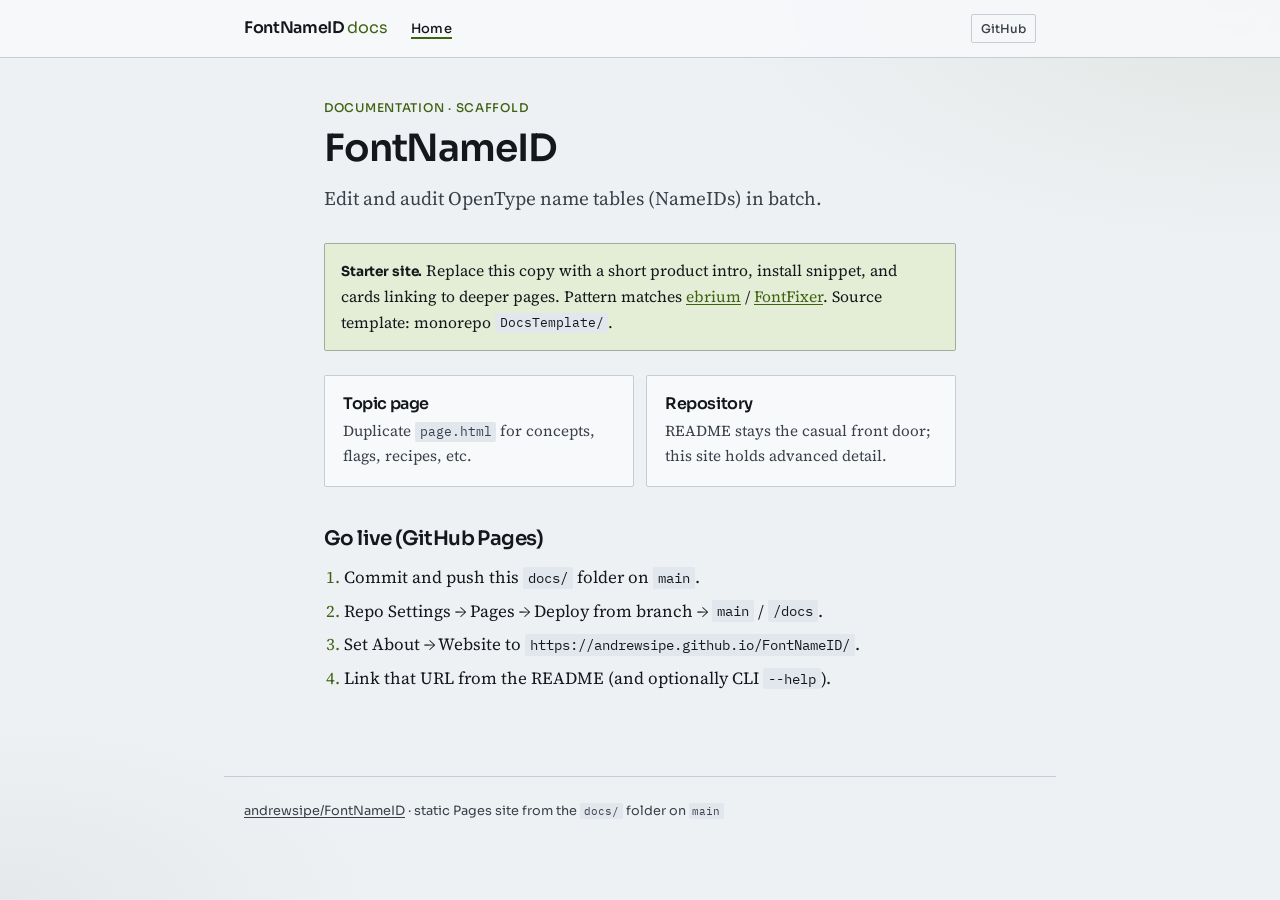
<file: docs/index.html>
<!DOCTYPE html>
<html lang="en">
<head>
  <meta charset="utf-8" />
  <meta name="viewport" content="width=device-width, initial-scale=1" />
  <title>FontNameID docs</title>
  <meta name="description" content="Edit and audit OpenType name tables (NameIDs) in batch." />
  <link rel="preconnect" href="https://fonts.googleapis.com" />
  <link rel="preconnect" href="https://fonts.gstatic.com" crossorigin />
  <link href="https://fonts.googleapis.com/css2?family=IBM+Plex+Mono:wght@400;500&family=Sora:wght@400;500;600&family=Source+Serif+4:opsz,wght@8..60,400;8..60,600&display=swap" rel="stylesheet" />
  <link rel="stylesheet" href="styles.css" />
</head>
<body>
  <header class="site-header">
    <div class="site-header-inner">
      <a class="brand" href="index.html">FontNameID <span>docs</span></a>
      <nav class="nav" aria-label="Primary">
        <a href="index.html" aria-current="page">Home</a>
        <!-- Add pages as you write them, e.g. concepts.html, flags.html -->
      </nav>
      <a class="github-link" href="https://github.com/andrewsipe/FontNameID">GitHub</a>
    </div>
  </header>

  <main>
    <p class="meta">Documentation · scaffold</p>
    <h1>FontNameID</h1>
    <p class="lede">Edit and audit OpenType name tables (NameIDs) in batch.</p>

    <div class="callout">
      <strong>Starter site.</strong> Replace this copy with a short product intro,
      install snippet, and cards linking to deeper pages. Pattern matches
      <a href="https://andrewsipe.github.io/ebrium/">ebrium</a> /
      <a href="https://andrewsipe.github.io/FontFixer/">FontFixer</a>.
      Source template: monorepo <code>DocsTemplate/</code>.
    </div>

    <div class="card-grid">
      <a class="card" href="page.html">
        <h2>Topic page</h2>
        <p>Duplicate <code>page.html</code> for concepts, flags, recipes, etc.</p>
      </a>
      <a class="card" href="https://github.com/andrewsipe/FontNameID">
        <h2>Repository</h2>
        <p>README stays the casual front door; this site holds advanced detail.</p>
      </a>
    </div>

    <h2>Go live (GitHub Pages)</h2>
    <ol>
      <li>Commit and push this <code>docs/</code> folder on <code>main</code>.</li>
      <li>Repo Settings → Pages → Deploy from branch → <code>main</code> / <code>/docs</code>.</li>
      <li>Set About → Website to <code>https://andrewsipe.github.io/FontNameID/</code>.</li>
      <li>Link that URL from the README (and optionally CLI <code>--help</code>).</li>
    </ol>
  </main>

  <footer class="site-footer">
    <a href="https://github.com/andrewsipe/FontNameID">andrewsipe/FontNameID</a>
    · static Pages site from the <code>docs/</code> folder on <code>main</code>
  </footer>
</body>
</html>
</file>
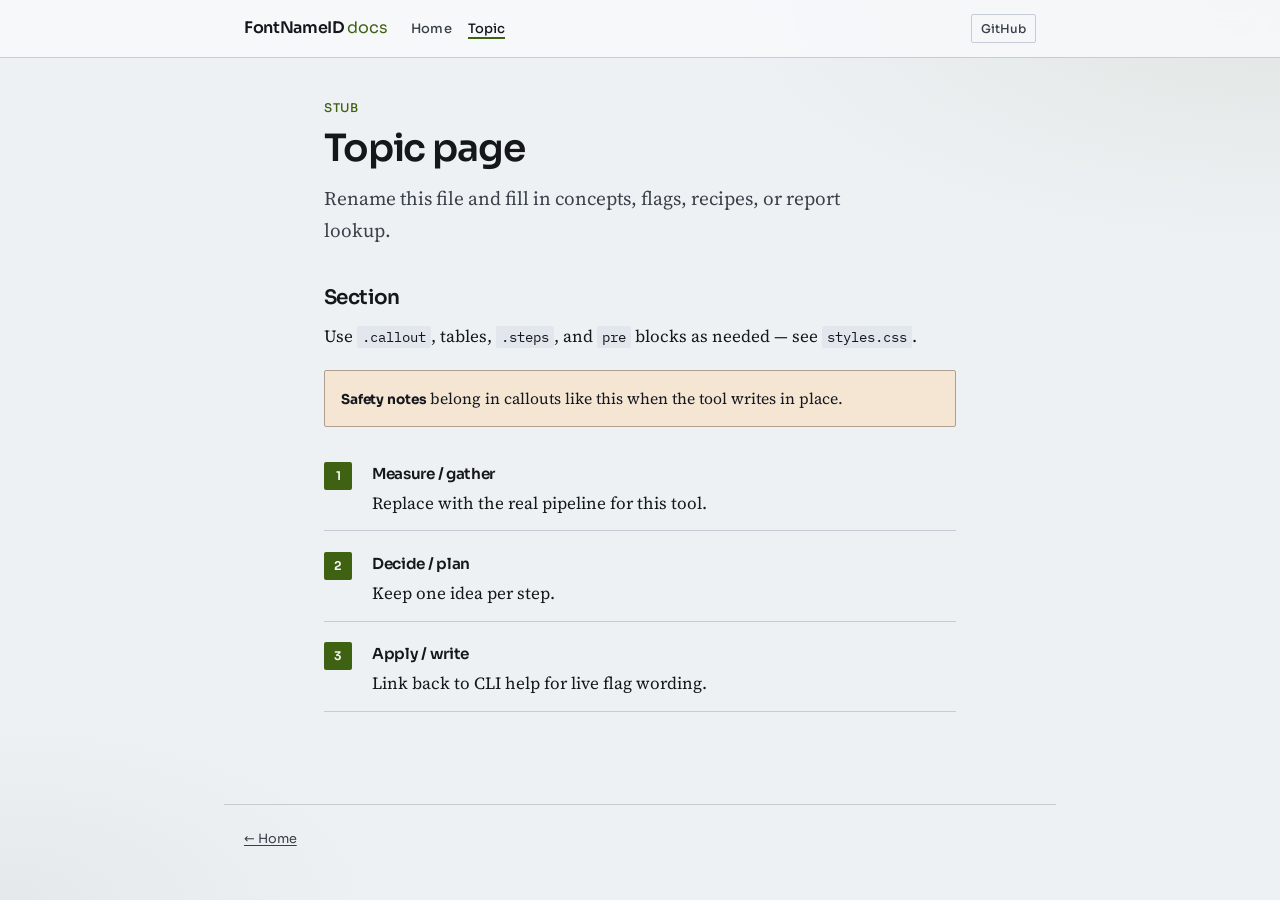
<file: docs/page.html>
<!DOCTYPE html>
<html lang="en">
<head>
  <meta charset="utf-8" />
  <meta name="viewport" content="width=device-width, initial-scale=1" />
  <title>Topic · FontNameID</title>
  <link rel="preconnect" href="https://fonts.googleapis.com" />
  <link rel="preconnect" href="https://fonts.gstatic.com" crossorigin />
  <link href="https://fonts.googleapis.com/css2?family=IBM+Plex+Mono:wght@400;500&family=Sora:wght@400;500;600&family=Source+Serif+4:opsz,wght@8..60,400;8..60,600&display=swap" rel="stylesheet" />
  <link rel="stylesheet" href="styles.css" />
</head>
<body>
  <header class="site-header">
    <div class="site-header-inner">
      <a class="brand" href="index.html">FontNameID <span>docs</span></a>
      <nav class="nav" aria-label="Primary">
        <a href="index.html">Home</a>
        <a href="page.html" aria-current="page">Topic</a>
      </nav>
      <a class="github-link" href="https://github.com/andrewsipe/FontNameID">GitHub</a>
    </div>
  </header>

  <main>
    <p class="meta">Stub</p>
    <h1>Topic page</h1>
    <p class="lede">Rename this file and fill in concepts, flags, recipes, or report lookup.</p>

    <h2>Section</h2>
    <p>Use <code>.callout</code>, tables, <code>.steps</code>, and <code>pre</code> blocks as needed — see <code>styles.css</code>.</p>

    <div class="callout warn">
      <strong>Safety notes</strong> belong in callouts like this when the tool writes in place.
    </div>

    <ol class="steps">
      <li>
        <span class="term">Measure / gather</span>
        Replace with the real pipeline for this tool.
      </li>
      <li>
        <span class="term">Decide / plan</span>
        Keep one idea per step.
      </li>
      <li>
        <span class="term">Apply / write</span>
        Link back to CLI help for live flag wording.
      </li>
    </ol>
  </main>

  <footer class="site-footer">
    <a href="index.html">← Home</a>
  </footer>
</body>
</html>
</file>
<file: docs/styles.css>
/* Good Font Scripts — shared product docs stylesheet.
   Customize the four theme tokens below per product; leave the rest alone. */

:root {
  /* —— theme (edit these) —— */
  --accent: #3f6212;
  --accent-soft: #e4edd6;
  --accent-rgb: 63, 98, 18; /* R, G, B for the hero glow */

  /* —— shared chrome —— */
  --ink: #14171c;
  --ink-soft: #3a404a;
  --paper: #eef1f4;
  --paper-raised: #f7f9fb;
  --rule: #c5ccd6;
  --rule-strong: #8b95a5;
  --warn: #8a4b12;
  --warn-bg: #f5e6d4;
  --code-bg: #e2e7ed;
  --mono: "IBM Plex Mono", ui-monospace, monospace;
  --sans: "Sora", system-ui, sans-serif;
  --serif: "Source Serif 4", Georgia, serif;
  --max: 42rem;
  --wide: 52rem;
}

*,
*::before,
*::after {
  box-sizing: border-box;
}

html {
  scroll-behavior: smooth;
}

body {
  margin: 0;
  min-height: 100vh;
  color: var(--ink);
  background:
    radial-gradient(
      ellipse 80% 50% at 100% 0%,
      rgba(var(--accent-rgb), 0.08),
      transparent 55%
    ),
    radial-gradient(
      ellipse 60% 40% at 0% 100%,
      rgba(20, 23, 28, 0.04),
      transparent 50%
    ),
    var(--paper);
  font-family: var(--serif);
  font-size: 1.0625rem;
  line-height: 1.65;
  -webkit-font-smoothing: antialiased;
}

a {
  color: var(--accent);
  text-underline-offset: 0.15em;
}

a:hover {
  color: var(--ink);
}

.site-header {
  position: sticky;
  top: 0;
  z-index: 20;
  border-bottom: 1px solid var(--rule);
  background: color-mix(in srgb, var(--paper-raised) 88%, transparent);
  backdrop-filter: blur(10px);
}

.site-header-inner {
  max-width: var(--wide);
  margin: 0 auto;
  padding: 0.85rem 1.25rem;
  display: flex;
  flex-wrap: wrap;
  align-items: baseline;
  gap: 0.75rem 1.5rem;
}

.brand {
  font-family: var(--sans);
  font-weight: 600;
  font-size: 1rem;
  letter-spacing: -0.02em;
  color: var(--ink);
  text-decoration: none;
}

.brand span {
  color: var(--accent);
  font-weight: 400;
}

.nav {
  display: flex;
  flex-wrap: wrap;
  gap: 0.35rem 1rem;
  font-family: var(--sans);
  font-size: 0.8125rem;
  font-weight: 500;
  letter-spacing: 0.01em;
}

.nav a {
  color: var(--ink-soft);
  text-decoration: none;
}

.nav a:hover,
.nav a[aria-current="page"] {
  color: var(--ink);
}

.nav a[aria-current="page"] {
  box-shadow: inset 0 -2px 0 var(--accent);
}

.github-link {
  margin-left: auto;
  font-family: var(--sans);
  font-size: 0.75rem;
  font-weight: 500;
  color: var(--ink-soft);
  text-decoration: none;
  border: 1px solid var(--rule);
  padding: 0.25rem 0.55rem;
  border-radius: 2px;
}

.github-link:hover {
  border-color: var(--ink);
  color: var(--ink);
}

main {
  max-width: var(--max);
  margin: 0 auto;
  padding: 2.5rem 1.25rem 4rem;
}

main.wide {
  max-width: var(--wide);
}

h1,
h2,
h3 {
  font-family: var(--sans);
  font-weight: 600;
  letter-spacing: -0.03em;
  line-height: 1.2;
  color: var(--ink);
}

h1 {
  font-size: clamp(1.85rem, 4vw, 2.35rem);
  margin: 0 0 0.75rem;
}

h2 {
  font-size: 1.25rem;
  margin: 2.5rem 0 0.75rem;
  padding-top: 0.5rem;
  border-top: 1px solid var(--rule);
}

h2:first-of-type {
  border-top: none;
  padding-top: 0;
}

h3 {
  font-size: 1.05rem;
  margin: 1.75rem 0 0.5rem;
}

.lede {
  font-size: 1.2rem;
  color: var(--ink-soft);
  margin: 0 0 1.75rem;
  max-width: 36rem;
}

.meta {
  font-family: var(--sans);
  font-size: 0.75rem;
  font-weight: 500;
  letter-spacing: 0.06em;
  text-transform: uppercase;
  color: var(--accent);
  margin: 0 0 0.5rem;
}

p {
  margin: 0 0 1rem;
}

ul,
ol {
  margin: 0 0 1.25rem;
  padding-left: 1.25rem;
}

li {
  margin-bottom: 0.35rem;
}

li::marker {
  color: var(--accent);
}

.card-grid {
  display: grid;
  gap: 0.75rem;
  margin: 1.5rem 0 2rem;
}

@media (min-width: 640px) {
  .card-grid {
    grid-template-columns: 1fr 1fr;
  }
}

.card {
  display: block;
  padding: 1.1rem 1.15rem;
  background: var(--paper-raised);
  border: 1px solid var(--rule);
  border-radius: 2px;
  text-decoration: none;
  color: inherit;
  transition: border-color 0.15s ease, transform 0.15s ease;
}

.card:hover {
  border-color: var(--accent);
  transform: translateY(-1px);
  color: inherit;
}

.card h2 {
  font-size: 1rem;
  margin: 0 0 0.35rem;
  border: none;
  padding: 0;
}

.card p {
  margin: 0;
  font-size: 0.95rem;
  color: var(--ink-soft);
}

.callout {
  margin: 1.25rem 0;
  padding: 0.9rem 1rem;
  background: var(--accent-soft);
  border: 1px solid color-mix(in srgb, var(--accent) 28%, var(--rule));
  border-radius: 2px;
  font-size: 0.98rem;
}

.callout.warn {
  background: var(--warn-bg);
  border-color: color-mix(in srgb, var(--warn) 35%, var(--rule));
}

.callout strong {
  font-family: var(--sans);
  font-size: 0.85rem;
  letter-spacing: -0.01em;
}

code,
kbd {
  font-family: var(--mono);
  font-size: 0.84em;
  background: var(--code-bg);
  padding: 0.1em 0.35em;
  border-radius: 2px;
}

pre {
  margin: 1rem 0 1.5rem;
  padding: 1rem 1.1rem;
  overflow-x: auto;
  background: var(--ink);
  color: #e8ecef;
  border-radius: 2px;
  font-family: var(--mono);
  font-size: 0.8rem;
  line-height: 1.55;
}

pre code {
  background: none;
  padding: 0;
  color: inherit;
  font-size: inherit;
}

table {
  width: 100%;
  border-collapse: collapse;
  margin: 1rem 0 1.5rem;
  font-size: 0.95rem;
}

th,
td {
  text-align: left;
  vertical-align: top;
  padding: 0.55rem 0.65rem;
  border-bottom: 1px solid var(--rule);
}

th {
  font-family: var(--sans);
  font-size: 0.72rem;
  font-weight: 600;
  letter-spacing: 0.04em;
  text-transform: uppercase;
  color: var(--ink-soft);
  border-bottom-color: var(--rule-strong);
}

td code {
  white-space: nowrap;
}

.term {
  font-family: var(--sans);
  font-weight: 600;
  font-size: 0.95rem;
  letter-spacing: -0.02em;
}

.site-footer {
  max-width: var(--wide);
  margin: 0 auto;
  padding: 1.5rem 1.25rem 2.5rem;
  border-top: 1px solid var(--rule);
  font-family: var(--sans);
  font-size: 0.8rem;
  color: var(--ink-soft);
}

.site-footer a {
  color: var(--ink-soft);
}

.steps {
  counter-reset: step;
  list-style: none;
  padding: 0;
  margin: 1.25rem 0 1.75rem;
}

.steps li {
  counter-increment: step;
  position: relative;
  padding: 0.85rem 0 0.85rem 3rem;
  border-bottom: 1px solid var(--rule);
}

.steps li::before {
  content: counter(step);
  position: absolute;
  left: 0;
  top: 0.95rem;
  width: 1.75rem;
  height: 1.75rem;
  display: flex;
  align-items: center;
  justify-content: center;
  font-family: var(--sans);
  font-size: 0.75rem;
  font-weight: 600;
  color: var(--paper-raised);
  background: var(--accent);
  border-radius: 2px;
}

.steps .term {
  display: block;
  margin-bottom: 0.2rem;
}

.report-sample {
  font-family: var(--mono);
  font-size: 0.78rem;
  line-height: 1.6;
  background: var(--ink);
  color: #c8d0d8;
  padding: 1.1rem 1.2rem;
  border-radius: 2px;
  overflow-x: auto;
  margin: 1rem 0 1.5rem;
  white-space: pre;
}

.report-sample .hi {
  color: #7ec8c3;
}

.report-sample .warn-line {
  color: #e0a86a;
}

.report-sample .ok {
  color: #8fbc8f;
}
</file>
